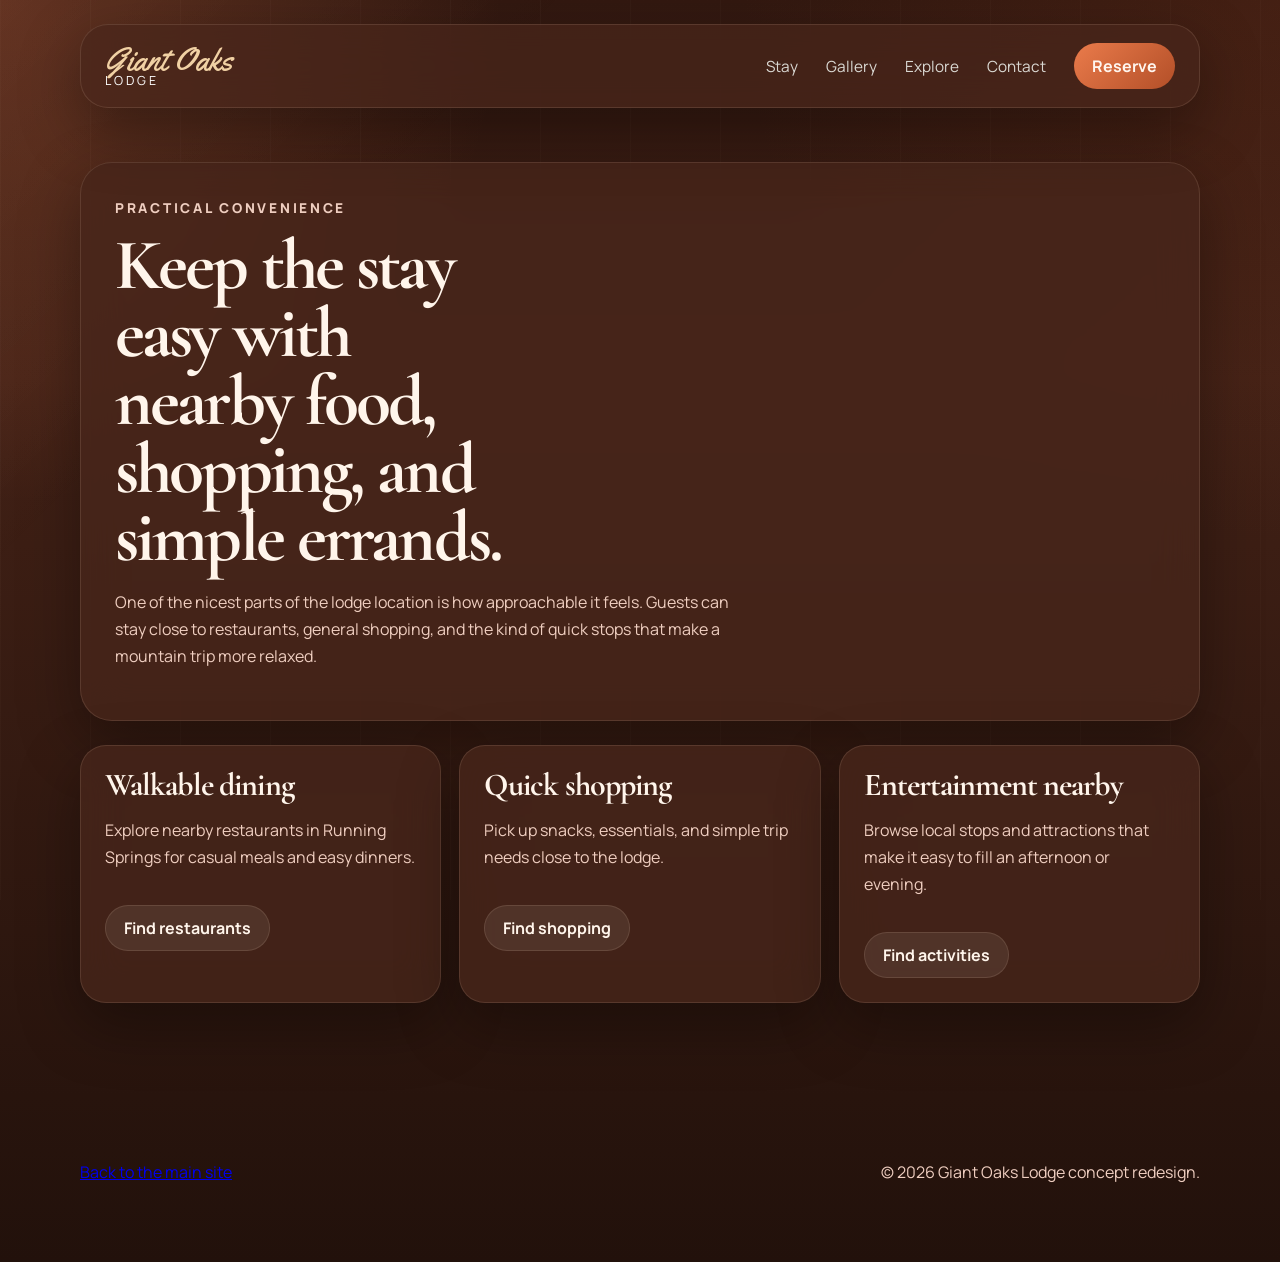
<file: local-convenience.html>
<!DOCTYPE html>
<html lang="en">
  <head>
    <meta charset="UTF-8" />
    <meta name="viewport" content="width=device-width, initial-scale=1.0" />
    <title>Local Convenience | Giant Oaks Lodge</title>
    <meta
      name="description"
      content="A local convenience guide for dining, shopping, and nearby walkable options around Giant Oaks Lodge."
    />
    <link rel="preconnect" href="https://fonts.googleapis.com" />
    <link rel="preconnect" href="https://fonts.gstatic.com" crossorigin />
    <link
      href="https://fonts.googleapis.com/css2?family=Cormorant+Garamond:wght@400;500;600;700&family=Manrope:wght@400;500;600;700;800&family=Yellowtail&display=swap"
      rel="stylesheet"
    />
    <link rel="stylesheet" href="styles.css" />
  </head>
  <body>
    <div class="site-shell">
      <header class="topbar">
        <div class="brand-stack">
          <div class="brand-row">
            <a class="brand" href="index.html" aria-label="Giant Oaks Lodge home">
              <span class="brand-script">Giant Oaks</span>
              <span class="brand-name">Lodge</span>
            </a>
          </div>
        </div>
        <nav class="nav">
          <a href="index.html#stay">Stay</a>
          <a href="index.html#gallery">Gallery</a>
          <a href="index.html#explore">Explore</a>
          <a href="index.html#contact">Contact</a>
        </nav>
        <a
          class="button button-primary"
          href="https://direct-book.com/properties/giantoakslodge"
          target="_blank"
          rel="noreferrer"
          >Reserve</a
        >
      </header>

      <main>
        <section class="subpage-hero">
          <div class="subpage-panel">
            <p class="eyebrow">Practical convenience</p>
            <h1>Keep the stay easy with nearby food, shopping, and simple errands.</h1>
            <p>
              One of the nicest parts of the lodge location is how approachable it feels.
              Guests can stay close to restaurants, general shopping, and the kind of quick
              stops that make a mountain trip more relaxed.
            </p>
          </div>
        </section>

        <section class="subpage-section">
          <div class="guide-grid">
            <article class="guide-card">
              <h3>Walkable dining</h3>
              <p>Explore nearby restaurants in Running Springs for casual meals and easy dinners.</p>
              <a
                class="button button-secondary"
                href="https://www.google.com/maps/search/?api=1&query=restaurants+near+32180+Hilltop+Blvd+Running+Springs+CA+92382"
                target="_blank"
                rel="noreferrer"
                >Find restaurants</a
              >
            </article>
            <article class="guide-card">
              <h3>Quick shopping</h3>
              <p>Pick up snacks, essentials, and simple trip needs close to the lodge.</p>
              <a
                class="button button-secondary"
                href="https://www.google.com/maps/search/?api=1&query=shopping+near+32180+Hilltop+Blvd+Running+Springs+CA+92382"
                target="_blank"
                rel="noreferrer"
                >Find shopping</a
              >
            </article>
            <article class="guide-card">
              <h3>Entertainment nearby</h3>
              <p>Browse local stops and attractions that make it easy to fill an afternoon or evening.</p>
              <a
                class="button button-secondary"
                href="https://www.google.com/maps/search/?api=1&query=things+to+do+near+32180+Hilltop+Blvd+Running+Springs+CA+92382"
                target="_blank"
                rel="noreferrer"
                >Find activities</a
              >
            </article>
          </div>
        </section>
      </main>

      <footer class="footer">
        <p><a href="index.html#explore">Back to the main site</a></p>
        <p>&copy; <span id="year"></span> Giant Oaks Lodge concept redesign.</p>
      </footer>
    </div>

    <script src="script.js"></script>
  </body>
</html>
</file>
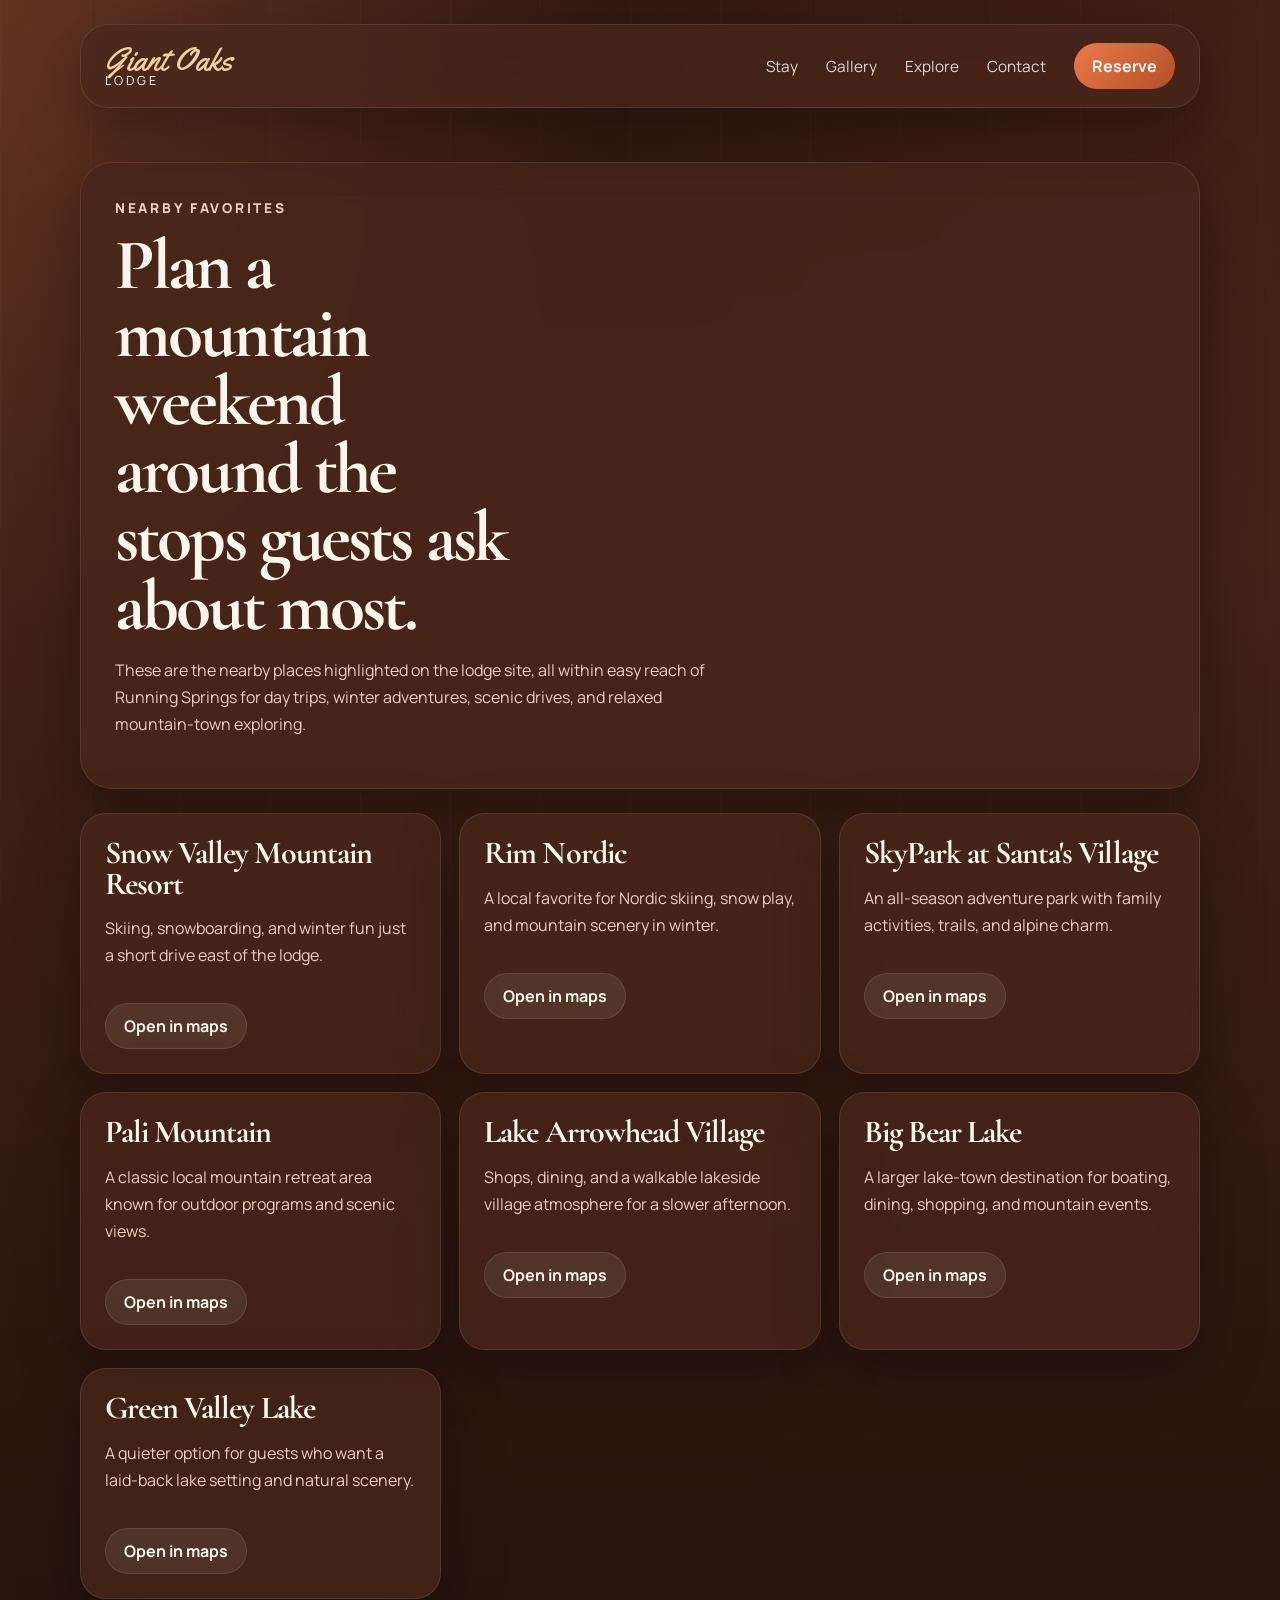
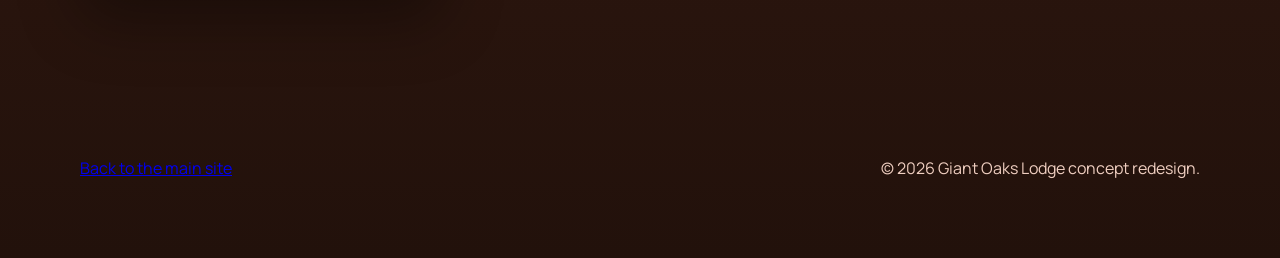
<file: nearby-favorites.html>
<!DOCTYPE html>
<html lang="en">
  <head>
    <meta charset="UTF-8" />
    <meta name="viewport" content="width=device-width, initial-scale=1.0" />
    <title>Nearby Favorites | Giant Oaks Lodge</title>
    <meta
      name="description"
      content="A local guide to nearby favorites around Giant Oaks Lodge in Running Springs."
    />
    <link rel="preconnect" href="https://fonts.googleapis.com" />
    <link rel="preconnect" href="https://fonts.gstatic.com" crossorigin />
    <link
      href="https://fonts.googleapis.com/css2?family=Cormorant+Garamond:wght@400;500;600;700&family=Manrope:wght@400;500;600;700;800&family=Yellowtail&display=swap"
      rel="stylesheet"
    />
    <link rel="stylesheet" href="styles.css" />
  </head>
  <body>
    <div class="site-shell">
      <header class="topbar">
        <div class="brand-stack">
          <div class="brand-row">
            <a class="brand" href="index.html" aria-label="Giant Oaks Lodge home">
              <span class="brand-script">Giant Oaks</span>
              <span class="brand-name">Lodge</span>
            </a>
          </div>
        </div>
        <nav class="nav">
          <a href="index.html#stay">Stay</a>
          <a href="index.html#gallery">Gallery</a>
          <a href="index.html#explore">Explore</a>
          <a href="index.html#contact">Contact</a>
        </nav>
        <a
          class="button button-primary"
          href="https://direct-book.com/properties/giantoakslodge"
          target="_blank"
          rel="noreferrer"
          >Reserve</a
        >
      </header>

      <main>
        <section class="subpage-hero">
          <div class="subpage-panel">
            <p class="eyebrow">Nearby favorites</p>
            <h1>Plan a mountain weekend around the stops guests ask about most.</h1>
            <p>
              These are the nearby places highlighted on the lodge site, all within easy reach
              of Running Springs for day trips, winter adventures, scenic drives, and relaxed
              mountain-town exploring.
            </p>
          </div>
        </section>

        <section class="subpage-section">
          <div class="guide-grid">
            <article class="guide-card">
              <h3>Snow Valley Mountain Resort</h3>
              <p>Skiing, snowboarding, and winter fun just a short drive east of the lodge.</p>
              <a
                class="button button-secondary"
                href="https://www.google.com/maps/search/?api=1&query=Snow+Valley+Mountain+Resort"
                target="_blank"
                rel="noreferrer"
                >Open in maps</a
              >
            </article>
            <article class="guide-card">
              <h3>Rim Nordic</h3>
              <p>A local favorite for Nordic skiing, snow play, and mountain scenery in winter.</p>
              <a
                class="button button-secondary"
                href="https://www.google.com/maps/search/?api=1&query=Rim+Nordic+Ski+Area"
                target="_blank"
                rel="noreferrer"
                >Open in maps</a
              >
            </article>
            <article class="guide-card">
              <h3>SkyPark at Santa's Village</h3>
              <p>An all-season adventure park with family activities, trails, and alpine charm.</p>
              <a
                class="button button-secondary"
                href="https://www.google.com/maps/search/?api=1&query=SkyPark+at+Santa%27s+Village"
                target="_blank"
                rel="noreferrer"
                >Open in maps</a
              >
            </article>
            <article class="guide-card">
              <h3>Pali Mountain</h3>
              <p>A classic local mountain retreat area known for outdoor programs and scenic views.</p>
              <a
                class="button button-secondary"
                href="https://www.google.com/maps/search/?api=1&query=Pali+Mountain"
                target="_blank"
                rel="noreferrer"
                >Open in maps</a
              >
            </article>
            <article class="guide-card">
              <h3>Lake Arrowhead Village</h3>
              <p>Shops, dining, and a walkable lakeside village atmosphere for a slower afternoon.</p>
              <a
                class="button button-secondary"
                href="https://www.google.com/maps/search/?api=1&query=Lake+Arrowhead+Village"
                target="_blank"
                rel="noreferrer"
                >Open in maps</a
              >
            </article>
            <article class="guide-card">
              <h3>Big Bear Lake</h3>
              <p>A larger lake-town destination for boating, dining, shopping, and mountain events.</p>
              <a
                class="button button-secondary"
                href="https://www.google.com/maps/search/?api=1&query=Big+Bear+Lake"
                target="_blank"
                rel="noreferrer"
                >Open in maps</a
              >
            </article>
            <article class="guide-card">
              <h3>Green Valley Lake</h3>
              <p>A quieter option for guests who want a laid-back lake setting and natural scenery.</p>
              <a
                class="button button-secondary"
                href="https://www.google.com/maps/search/?api=1&query=Green+Valley+Lake+California"
                target="_blank"
                rel="noreferrer"
                >Open in maps</a
              >
            </article>
          </div>
        </section>
      </main>

      <footer class="footer">
        <p><a href="index.html#explore">Back to the main site</a></p>
        <p>&copy; <span id="year"></span> Giant Oaks Lodge concept redesign.</p>
      </footer>
    </div>

    <script src="script.js"></script>
  </body>
</html>
</file>
<file: styles.css>
:root {
  --bg: #3a1d13;
  --bg-soft: #572b1c;
  --surface: rgba(72, 38, 27, 0.8);
  --surface-strong: rgba(98, 52, 36, 0.92);
  --ink: #fff5eb;
  --muted: #efcec0;
  --accent: #f07440;
  --accent-deep: #ffc2a3;
  --pine: #d58d6b;
  --line: rgba(255, 225, 205, 0.16);
  --shadow: 0 22px 60px rgba(0, 0, 0, 0.34);
  --radius-xl: 32px;
  --radius-lg: 24px;
  --radius-md: 18px;
  --content-width: min(1120px, calc(100vw - 56px));
  --page-background:
    radial-gradient(circle at top left, rgba(240, 116, 64, 0.24), transparent 28%),
    radial-gradient(circle at top right, rgba(141, 62, 31, 0.2), transparent 30%),
    linear-gradient(180deg, #321810 0%, #422116 30%, #22110b 100%);
  --page-overlay:
    linear-gradient(135deg, rgba(255, 255, 255, 0.04), transparent 30%),
    repeating-linear-gradient(
      90deg,
      rgba(255, 232, 218, 0.03) 0,
      rgba(255, 232, 218, 0.03) 1px,
      transparent 1px,
      transparent 90px
    );
}

body[data-theme="sunset"] {
  --bg: #eb6434;
  --bg-soft: #d75a2f;
  --surface: rgba(111, 42, 20, 0.76);
  --surface-strong: rgba(138, 56, 28, 0.92);
  --ink: #fff4ec;
  --muted: #ffd8c7;
  --accent: #ffb18c;
  --accent-deep: #ffc6ab;
  --pine: #f39a73;
  --line: rgba(255, 228, 214, 0.16);
  --page-background:
    radial-gradient(circle at top left, rgba(255, 186, 153, 0.26), transparent 34%),
    radial-gradient(circle at top right, rgba(139, 48, 18, 0.2), transparent 30%),
    linear-gradient(180deg, #eb6434 0%, #d85b30 28%, #b94925 100%);
}

* {
  box-sizing: border-box;
}

html {
  scroll-behavior: smooth;
}

body {
  margin: 0;
  font-family: "Manrope", sans-serif;
  color: var(--ink);
  background: var(--page-background);
}

body::before {
  content: "";
  position: fixed;
  inset: 0;
  pointer-events: none;
  background: var(--page-overlay);
  opacity: 0.8;
}

.site-shell {
  position: relative;
  z-index: 1;
}

.topbar,
.hero,
.stats,
.story-grid,
.gallery,
.stay,
.explore,
.contact,
.footer {
  width: var(--content-width);
  margin-inline: auto;
}

.topbar {
  position: relative;
  z-index: 20;
  display: grid;
  grid-template-columns: minmax(280px, 1.2fr) auto auto;
  align-items: center;
  gap: 28px;
  margin-top: 24px;
  margin-bottom: 10px;
  padding: 18px 24px;
  border: 1px solid rgba(255, 219, 197, 0.12);
  border-radius: 28px;
  background: rgba(72, 38, 27, 0.72);
  backdrop-filter: blur(18px);
  box-shadow: var(--shadow);
}

.brand {
  display: inline-flex;
  flex-direction: column;
  color: #fff;
  text-decoration: none;
  line-height: 0.95;
}

.brand-stack {
  display: flex;
  flex-direction: column;
  gap: 10px;
  min-width: 0;
}

.brand-row {
  display: flex;
  align-items: center;
  justify-content: space-between;
  gap: 18px;
}

.version-switcher {
  display: inline-flex;
  align-items: center;
  gap: 10px;
  padding: 0;
  border: 0;
  border-radius: 999px;
  background: transparent;
  margin-left: auto;
}

.version-switcher-label {
  font-size: 0.7rem;
  font-weight: 800;
  letter-spacing: 0.16em;
  text-transform: uppercase;
  color: rgba(255, 231, 217, 0.72);
}

.version-switcher-actions {
  display: inline-flex;
  gap: 6px;
  padding: 4px;
  border: 1px solid rgba(255, 219, 197, 0.12);
  border-radius: 999px;
  background: rgba(255, 244, 236, 0.05);
}

.version-button {
  min-height: 34px;
  padding: 0 12px;
  border: 1px solid rgba(255, 219, 197, 0.14);
  border-radius: 999px;
  background: rgba(255, 243, 236, 0.08);
  color: var(--ink);
  font: inherit;
  font-size: 0.82rem;
  font-weight: 700;
  cursor: pointer;
  transition: transform 180ms ease, background 180ms ease, color 180ms ease;
}

.version-button.is-active {
  color: #fff7f1;
  background: linear-gradient(135deg, #ea7f4e, #b8572e);
}

body[data-theme="sunset"] .version-button.is-active {
  color: #571b0b;
  background: linear-gradient(135deg, #ffe0d0, #ffb18c);
}

.brand-script {
  font-family: "Yellowtail", cursive;
  font-size: 2rem;
  color: #f1d1a4;
}

.brand-name {
  font-size: 0.78rem;
  letter-spacing: 0.24em;
  text-transform: uppercase;
}

.nav {
  display: flex;
  align-items: center;
  gap: 28px;
  justify-self: center;
  min-width: 0;
}

.nav a {
  color: rgba(243, 247, 242, 0.86);
  text-decoration: none;
  font-size: 0.96rem;
  white-space: nowrap;
}

.button {
  display: inline-flex;
  align-items: center;
  justify-content: center;
  min-height: 46px;
  padding: 0 18px;
  border-radius: 999px;
  text-decoration: none;
  font-weight: 700;
  transition: transform 180ms ease, background 180ms ease, color 180ms ease,
    border-color 180ms ease;
}

.button:hover,
.button:focus-visible,
.version-button:hover,
.version-button:focus-visible,
.filter-button:hover,
.filter-button:focus-visible {
  transform: translateY(-2px);
}

.button-primary {
  color: #fff6ef;
  background: linear-gradient(135deg, #ea7b4b, #b34f28);
}

.button-call {
  color: #fff8f2;
  background: linear-gradient(135deg, #f38e5c, #ca5f31);
  box-shadow: 0 12px 30px rgba(109, 34, 13, 0.28);
}

.button-directions {
  color: #fff4ec;
  border: 1px solid rgba(255, 220, 204, 0.12);
  background: linear-gradient(135deg, rgba(90, 51, 36, 0.96), rgba(44, 25, 18, 0.96));
  box-shadow: 0 12px 30px rgba(0, 0, 0, 0.26);
}

.button-secondary {
  color: var(--ink);
  border: 1px solid rgba(255, 219, 197, 0.12);
  background: rgba(255, 244, 236, 0.08);
}

.button-large {
  min-height: 52px;
  padding-inline: 22px;
  font-size: 0.96rem;
}

.room-book-button,
.explore-link {
  width: 100%;
}

.hero {
  display: grid;
  grid-template-columns: 1.05fr 0.95fr;
  gap: 28px;
  padding: 56px 0 36px;
  align-items: center;
}

.hero-copy,
.story-card,
.room-card,
.explore-card,
.contact-card,
.contact-copy,
.stats article {
  border: 1px solid rgba(255, 219, 197, 0.12);
  background: var(--surface);
  backdrop-filter: blur(20px);
  box-shadow: var(--shadow);
}

.hero-copy {
  padding: 36px;
  border-radius: var(--radius-xl);
}

.eyebrow {
  margin: 0 0 12px;
  color: var(--accent);
  font-size: 0.85rem;
  font-weight: 800;
  letter-spacing: 0.2em;
  text-transform: uppercase;
}

h1,
h2,
h3 {
  margin: 0;
  font-family: "Cormorant Garamond", serif;
  line-height: 0.95;
}

h1 {
  font-size: clamp(2.8rem, 5.6vw, 5.2rem);
  letter-spacing: -0.04em;
  max-width: 12ch;
  text-wrap: balance;
}

h2 {
  font-size: clamp(2.2rem, 4vw, 3.5rem);
  letter-spacing: -0.035em;
}

h3 {
  font-size: 2rem;
  letter-spacing: -0.03em;
}

.hero-text,
.story-card p,
.room-summary,
.explore-card p,
.contact-copy p,
.contact-card p,
details p,
.footer p {
  color: var(--muted);
  line-height: 1.7;
}

.hero-text {
  max-width: 60ch;
  margin: 16px 0 0;
  font-size: 1rem;
}

.hero-actions {
  display: flex;
  flex-wrap: wrap;
  gap: 12px;
  margin-top: 24px;
}

.hero-meta {
  display: grid;
  grid-template-columns: repeat(3, minmax(0, 1fr));
  gap: 12px;
  margin-top: 26px;
}

.hero-meta div {
  padding: 14px;
  border-radius: var(--radius-md);
  background: rgba(255, 243, 236, 0.08);
  border: 1px solid rgba(255, 219, 197, 0.1);
}

.hero-meta strong,
.policy-box strong {
  display: block;
  margin-bottom: 8px;
  font-size: 0.78rem;
  letter-spacing: 0.18em;
  text-transform: uppercase;
  color: var(--pine);
}

.hero-meta span,
.policy-box span {
  display: block;
  line-height: 1.55;
  color: var(--muted);
}

.hero-visual {
  position: relative;
  min-height: 560px;
}

.hero-card {
  position: absolute;
  overflow: hidden;
  box-shadow: var(--shadow);
}

.hero-card-main {
  inset: 0 34px 88px 0;
  border-radius: 34px;
}

.hero-card-main img,
.gallery-grid img {
  width: 100%;
  height: 100%;
  object-fit: cover;
  display: block;
}

.hero-card-accent {
  right: 0;
  bottom: 0;
  width: min(320px, 78%);
  padding: 24px;
  border-radius: 28px;
  color: #fff;
  background: linear-gradient(165deg, rgba(101, 52, 33, 0.94), rgba(46, 25, 18, 0.96));
}

.hero-card-accent .eyebrow {
  color: #ffbf9f;
}

.hero-card-accent h2 {
  font-size: clamp(1.5rem, 2.4vw, 2.2rem);
}

.stats {
  display: grid;
  grid-template-columns: repeat(4, minmax(0, 1fr));
  gap: 16px;
  margin-top: 12px;
}

.stats article {
  padding: 18px 18px;
  border-radius: 24px;
}

.stats span {
  display: block;
  margin-bottom: 8px;
  font-family: "Cormorant Garamond", serif;
  font-size: 2.3rem;
  color: #ffb493;
}

.stats p {
  margin: 0;
  color: var(--muted);
  line-height: 1.6;
}

.story-grid,
.contact-panel {
  display: grid;
  grid-template-columns: repeat(2, minmax(0, 1fr));
  gap: 22px;
  margin-top: 28px;
}

.story-card,
.contact-copy,
.contact-card {
  padding: 32px;
  border-radius: var(--radius-xl);
}

.story-card-dark {
  color: #fff;
  background:
    linear-gradient(180deg, rgba(72, 38, 27, 0.84), rgba(34, 19, 14, 0.94)),
    url("https://img1.wsimg.com/isteam/ip/6cc8bd5d-ed54-43cd-ad43-e9d750cf340d/IMG_5861-0001.jpeg/:/rs=w:1200,m")
      center/cover;
}

.story-card-dark p,
.story-card-dark h2,
.story-card-dark .text-link {
  color: #fff;
}

.feature-list {
  margin: 18px 0 0;
  padding: 0;
  list-style: none;
}

.feature-list li {
  position: relative;
  margin-bottom: 12px;
  padding-left: 18px;
  color: var(--muted);
}

.feature-list li::before {
  content: "";
  position: absolute;
  top: 11px;
  left: 0;
  width: 8px;
  height: 8px;
  border-radius: 999px;
  background: linear-gradient(135deg, var(--accent), var(--pine));
}

.text-link {
  display: inline-block;
  margin-top: 18px;
  font-weight: 700;
  text-decoration: none;
}

.gallery,
.stay,
.explore,
.contact {
  margin-top: 80px;
}

.section-heading {
  max-width: 840px;
  margin-bottom: 24px;
}

.section-heading h2 {
  margin-top: 8px;
}

.gallery-grid {
  display: grid;
  grid-template-columns: 1.1fr 0.9fr 0.9fr;
  gap: 18px;
  grid-auto-rows: 240px;
}

.gallery-grid figure {
  margin: 0;
  overflow: hidden;
  border-radius: 26px;
  box-shadow: var(--shadow);
}

.gallery-tall {
  grid-row: span 2;
}

.filter-row {
  display: flex;
  flex-wrap: wrap;
  gap: 12px;
  margin-bottom: 22px;
}

.filter-button {
  min-height: 44px;
  padding: 0 18px;
  border: 1px solid rgba(255, 219, 197, 0.14);
  border-radius: 999px;
  background: rgba(255, 244, 236, 0.08);
  color: var(--ink);
  font: inherit;
  font-weight: 700;
  cursor: pointer;
  transition: transform 180ms ease, background 180ms ease, color 180ms ease;
}

.filter-button.is-active {
  color: #fff6ef;
  background: linear-gradient(135deg, #ea7f4e, #b8572e);
}

.rooms-grid,
.explore-grid {
  display: grid;
  grid-template-columns: repeat(3, minmax(0, 1fr));
  gap: 18px;
}

.room-card,
.explore-card {
  padding: 26px;
  border-radius: 26px;
}

.room-tag {
  margin: 0 0 10px;
  font-size: 0.82rem;
  font-weight: 800;
  letter-spacing: 0.18em;
  text-transform: uppercase;
  color: var(--pine);
}

.room-summary {
  margin: 14px 0 16px;
}

.room-price {
  margin-bottom: 18px;
  font-family: "Cormorant Garamond", serif;
  font-size: 2.2rem;
  color: #ffb493;
}

.room-card-actions {
  margin-top: 20px;
}

details {
  border-top: 1px solid var(--line);
  padding-top: 14px;
}

summary {
  cursor: pointer;
  font-weight: 800;
  color: var(--ink);
}

summary::marker {
  color: var(--accent);
}

.contact-panel {
  align-items: stretch;
}

.explore-link {
  margin-top: 18px;
}

.contact-copy {
  background:
    linear-gradient(180deg, rgba(74, 39, 27, 0.82), rgba(37, 20, 14, 0.92)),
    url("https://img1.wsimg.com/isteam/ip/6cc8bd5d-ed54-43cd-ad43-e9d750cf340d/IMG_0380-0001.jpeg/:/rs=w:1200,m")
      center/cover;
}

.contact-links {
  display: flex;
  flex-wrap: wrap;
  gap: 12px;
  margin-top: 24px;
}

.contact-card a,
.contact-copy a {
  color: #ffc2a2;
}

.policy-box {
  margin-top: 22px;
  padding: 18px;
  border-radius: 20px;
  background: rgba(255, 243, 236, 0.08);
  border: 1px solid rgba(255, 219, 197, 0.1);
}

.quick-actions {
  position: fixed;
  right: 20px;
  bottom: 20px;
  z-index: 25;
  display: flex;
  gap: 10px;
  padding: 12px;
  border: 1px solid rgba(255, 219, 197, 0.12);
  border-radius: 999px;
  background: rgba(48, 25, 18, 0.92);
  backdrop-filter: blur(18px);
  box-shadow: var(--shadow);
}

.quick-actions .button {
  min-height: 46px;
}

.footer {
  display: flex;
  justify-content: space-between;
  gap: 20px;
  padding: 48px 0 60px;
  margin-top: 36px;
}

.subpage-hero,
.subpage-section {
  width: var(--content-width);
  margin-inline: auto;
}

.subpage-hero {
  padding: 44px 0 24px;
}

.subpage-panel,
.guide-card,
.photo-card {
  border: 1px solid rgba(255, 219, 197, 0.12);
  background: var(--surface);
  backdrop-filter: blur(20px);
  box-shadow: var(--shadow);
}

.subpage-panel {
  padding: 34px;
  border-radius: var(--radius-xl);
}

.subpage-panel p {
  max-width: 62ch;
  color: var(--muted);
  line-height: 1.7;
}

.guide-grid,
.photo-grid {
  display: grid;
  grid-template-columns: repeat(3, minmax(0, 1fr));
  gap: 18px;
  padding-bottom: 56px;
}

.guide-card,
.photo-card {
  padding: 24px;
  border-radius: 26px;
}

.guide-card h3,
.photo-card h3 {
  margin-bottom: 12px;
}

.guide-card p,
.photo-card p {
  color: var(--muted);
  line-height: 1.7;
}

.guide-card .button,
.photo-card .button {
  margin-top: 18px;
}

.photo-card {
  overflow: hidden;
  padding: 0;
}

.photo-card img {
  width: 100%;
  height: 220px;
  object-fit: cover;
  display: block;
}

.photo-card-copy {
  padding: 24px;
}

.reveal {
  opacity: 0;
  transform: translateY(28px);
  transition: opacity 700ms ease, transform 700ms ease;
}

.reveal.is-visible {
  opacity: 1;
  transform: translateY(0);
}

.room-card.is-hidden {
  display: none;
}

@media (max-width: 1100px) {
  .topbar {
    grid-template-columns: 1fr auto;
    grid-template-areas:
      "brand reserve"
      "nav nav";
    gap: 18px 20px;
  }

  .brand-stack {
    grid-area: brand;
  }

  .nav {
    grid-area: nav;
    justify-self: start;
    flex-wrap: wrap;
    gap: 18px;
  }

  .topbar > .button-primary {
    grid-area: reserve;
    justify-self: end;
  }

  .hero,
  .story-grid,
  .contact-panel,
  .rooms-grid,
  .explore-grid,
  .guide-grid,
  .photo-grid {
    grid-template-columns: 1fr;
  }

  .hero {
    padding-top: 42px;
  }

  .hero-visual {
    min-height: 560px;
  }

  .stats {
    grid-template-columns: repeat(2, minmax(0, 1fr));
  }

  .gallery-grid {
    grid-template-columns: 1fr 1fr;
  }

  .gallery-tall {
    grid-row: span 1;
    grid-column: span 2;
  }
}

@media (max-width: 760px) {
  .topbar {
    grid-template-columns: 1fr;
    grid-template-areas:
      "brand"
      "reserve"
      "nav";
    border-radius: 28px;
    gap: 16px;
    padding: 18px;
  }

  .nav {
    justify-self: stretch;
    justify-content: center;
    flex-wrap: wrap;
    gap: 16px;
    width: 100%;
  }

  .brand-stack {
    align-items: stretch;
  }

  .brand-row {
    width: 100%;
    align-items: flex-start;
    justify-content: space-between;
    gap: 12px;
  }

  .version-switcher {
    margin-left: 0;
    flex-shrink: 0;
    align-self: flex-start;
  }

  .version-switcher {
    flex-wrap: wrap;
    justify-content: flex-end;
  }

  .version-switcher-label {
    width: 100%;
  }

  .topbar > .button-primary {
    width: 100%;
    justify-self: stretch;
  }

  h1 {
    max-width: 8ch;
  }

  .hero-copy,
  .story-card,
  .contact-copy,
  .contact-card,
  .room-card,
  .explore-card,
  .stats article,
  .guide-card,
  .photo-card-copy,
  .subpage-panel {
    padding: 22px;
  }

  .hero-meta,
  .stats,
  .gallery-grid {
    grid-template-columns: 1fr;
  }

  .hero-visual {
    min-height: 420px;
  }

  .hero-card-main {
    inset: 0 0 100px 0;
  }

  .hero-card-accent {
    width: calc(100% - 24px);
  }

  .gallery-tall {
    grid-column: span 1;
  }

  .footer {
    flex-direction: column;
  }

  .quick-actions {
    right: 12px;
    left: 12px;
    bottom: 12px;
    justify-content: center;
  }

  .quick-actions .button {
    flex: 1 1 0;
  }
}
</file>
